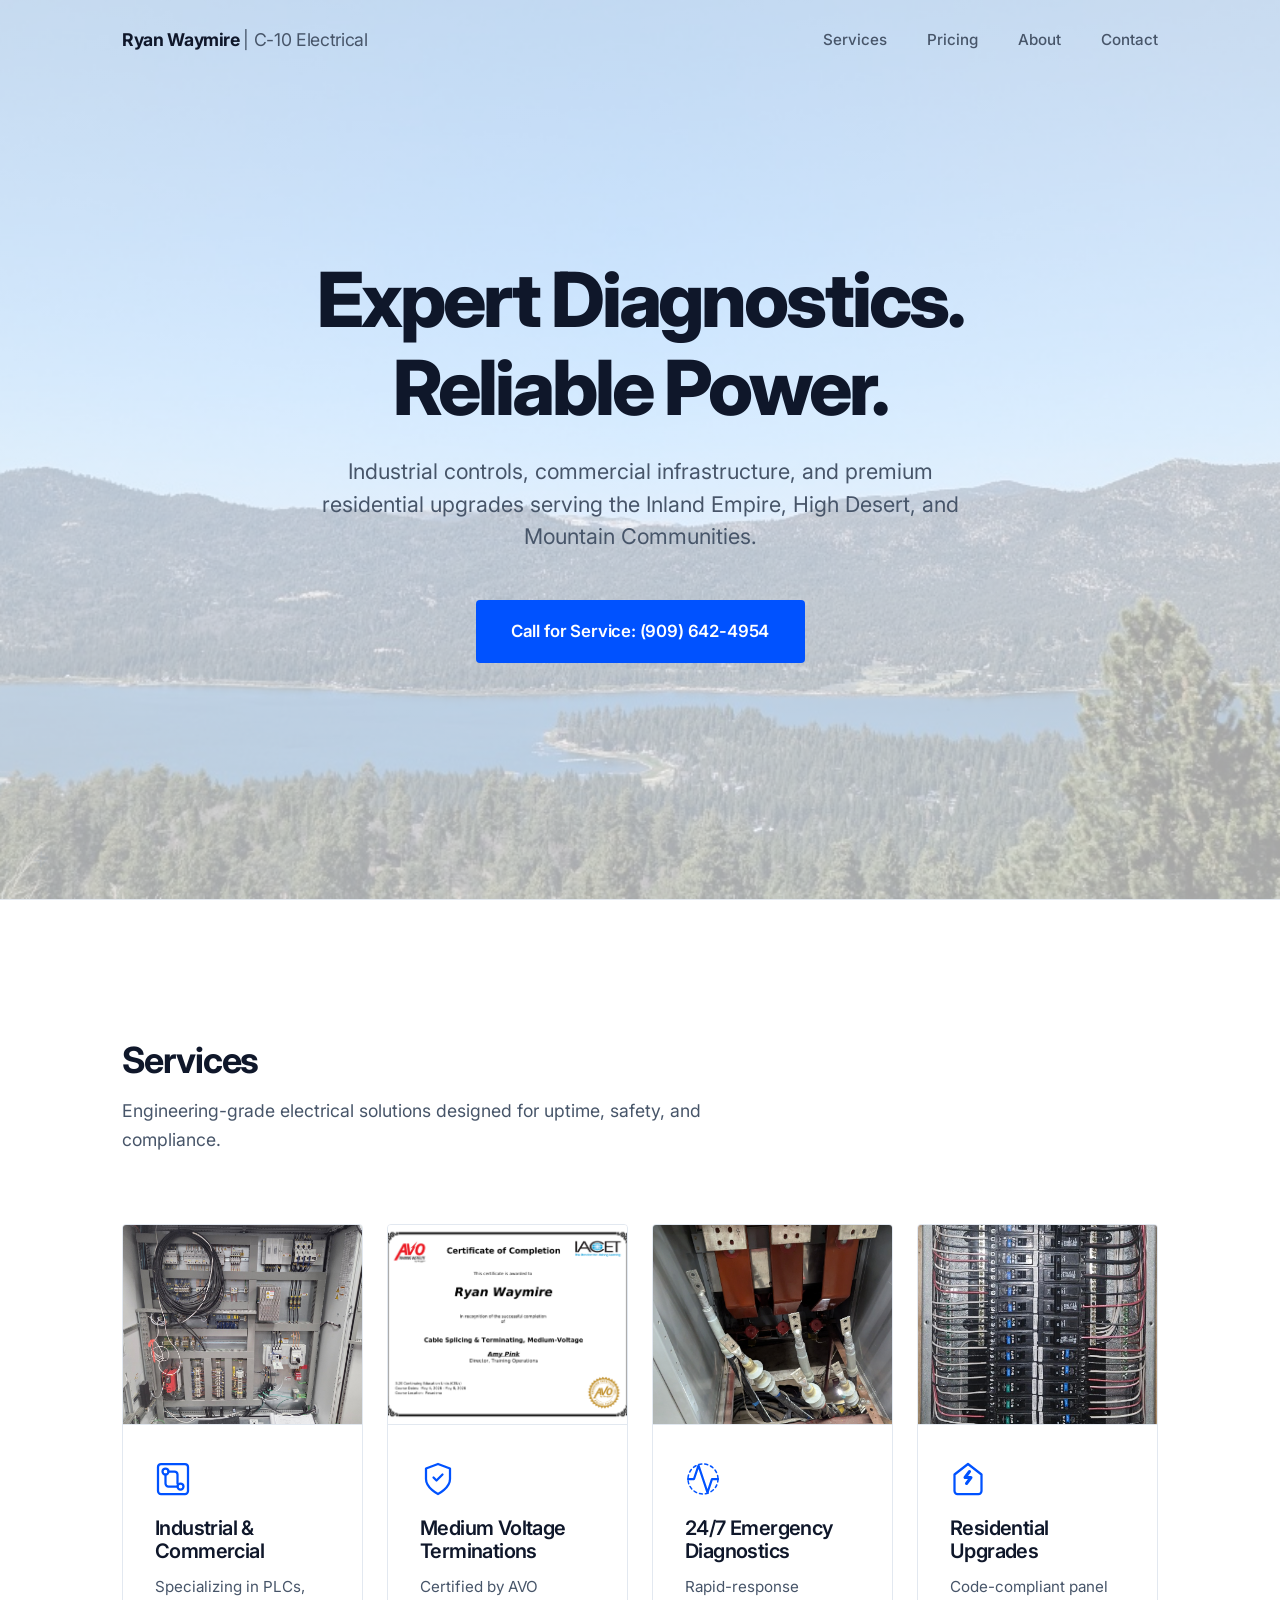
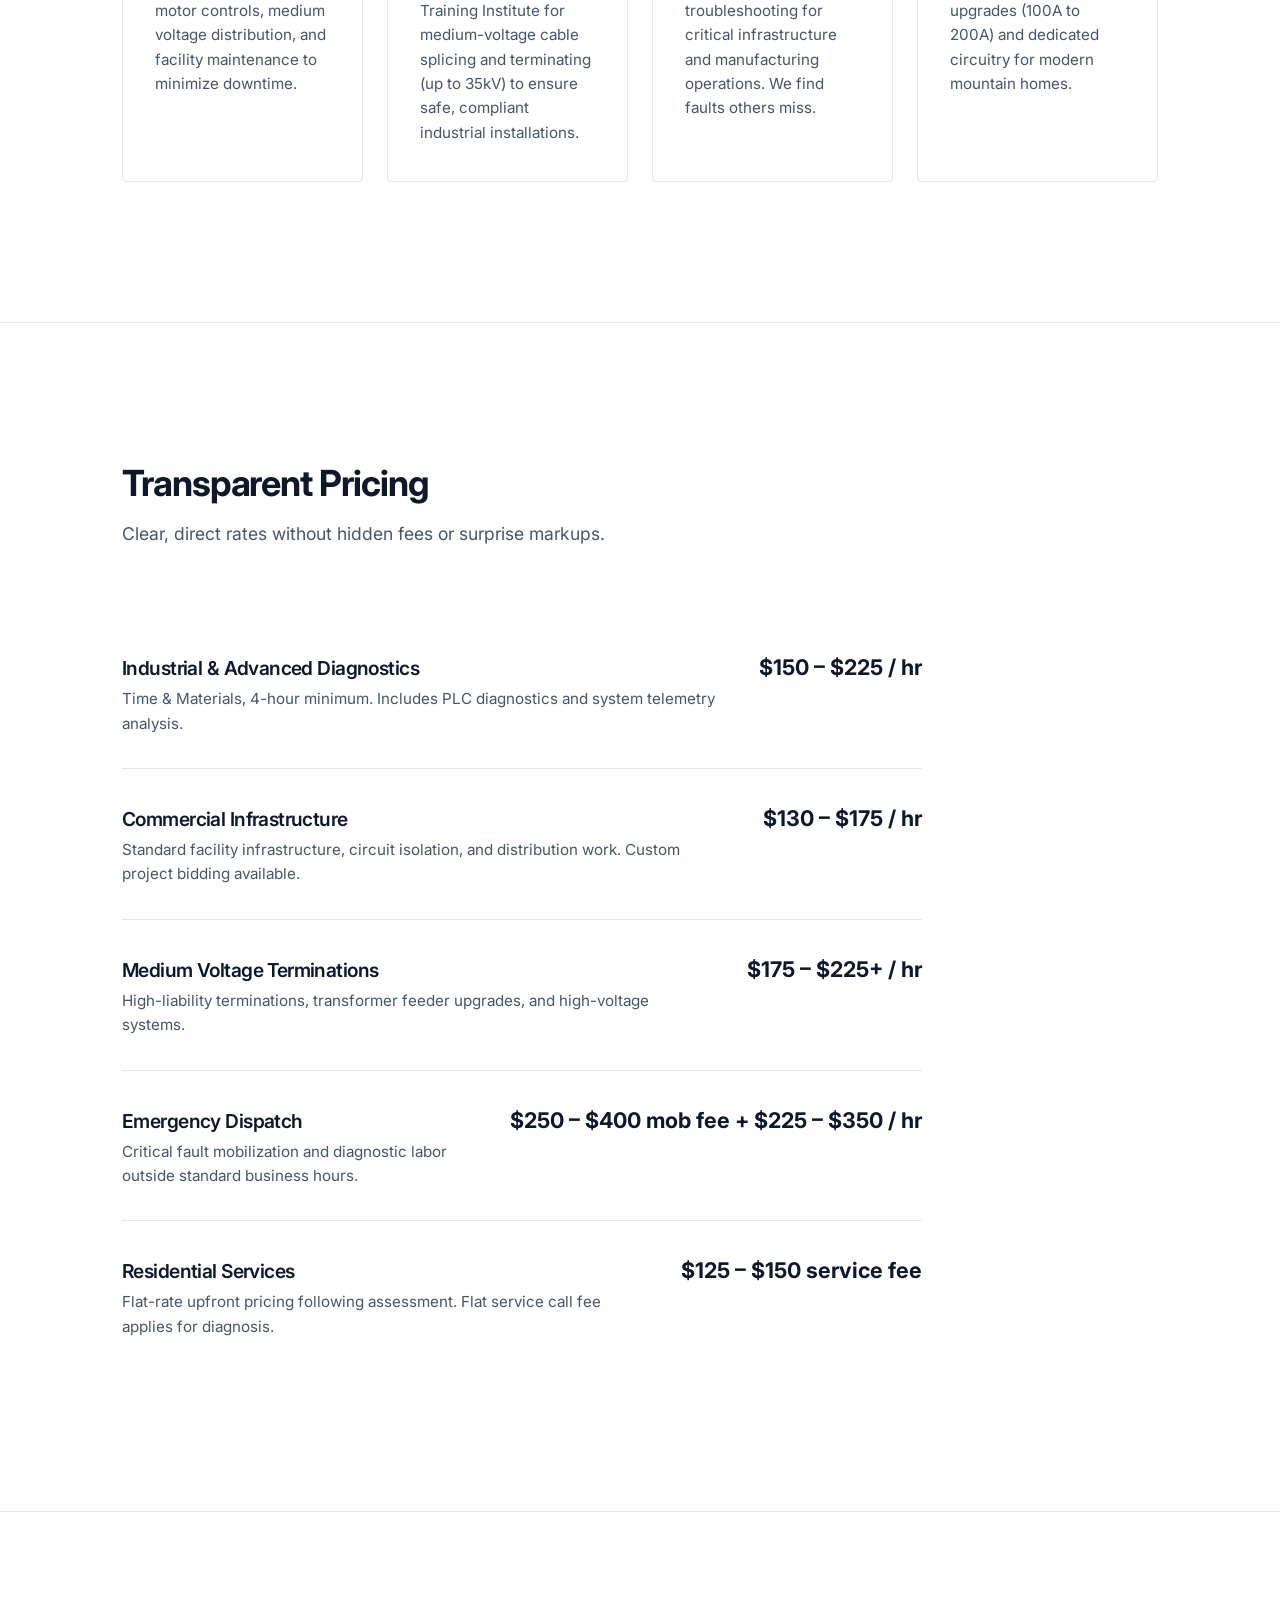
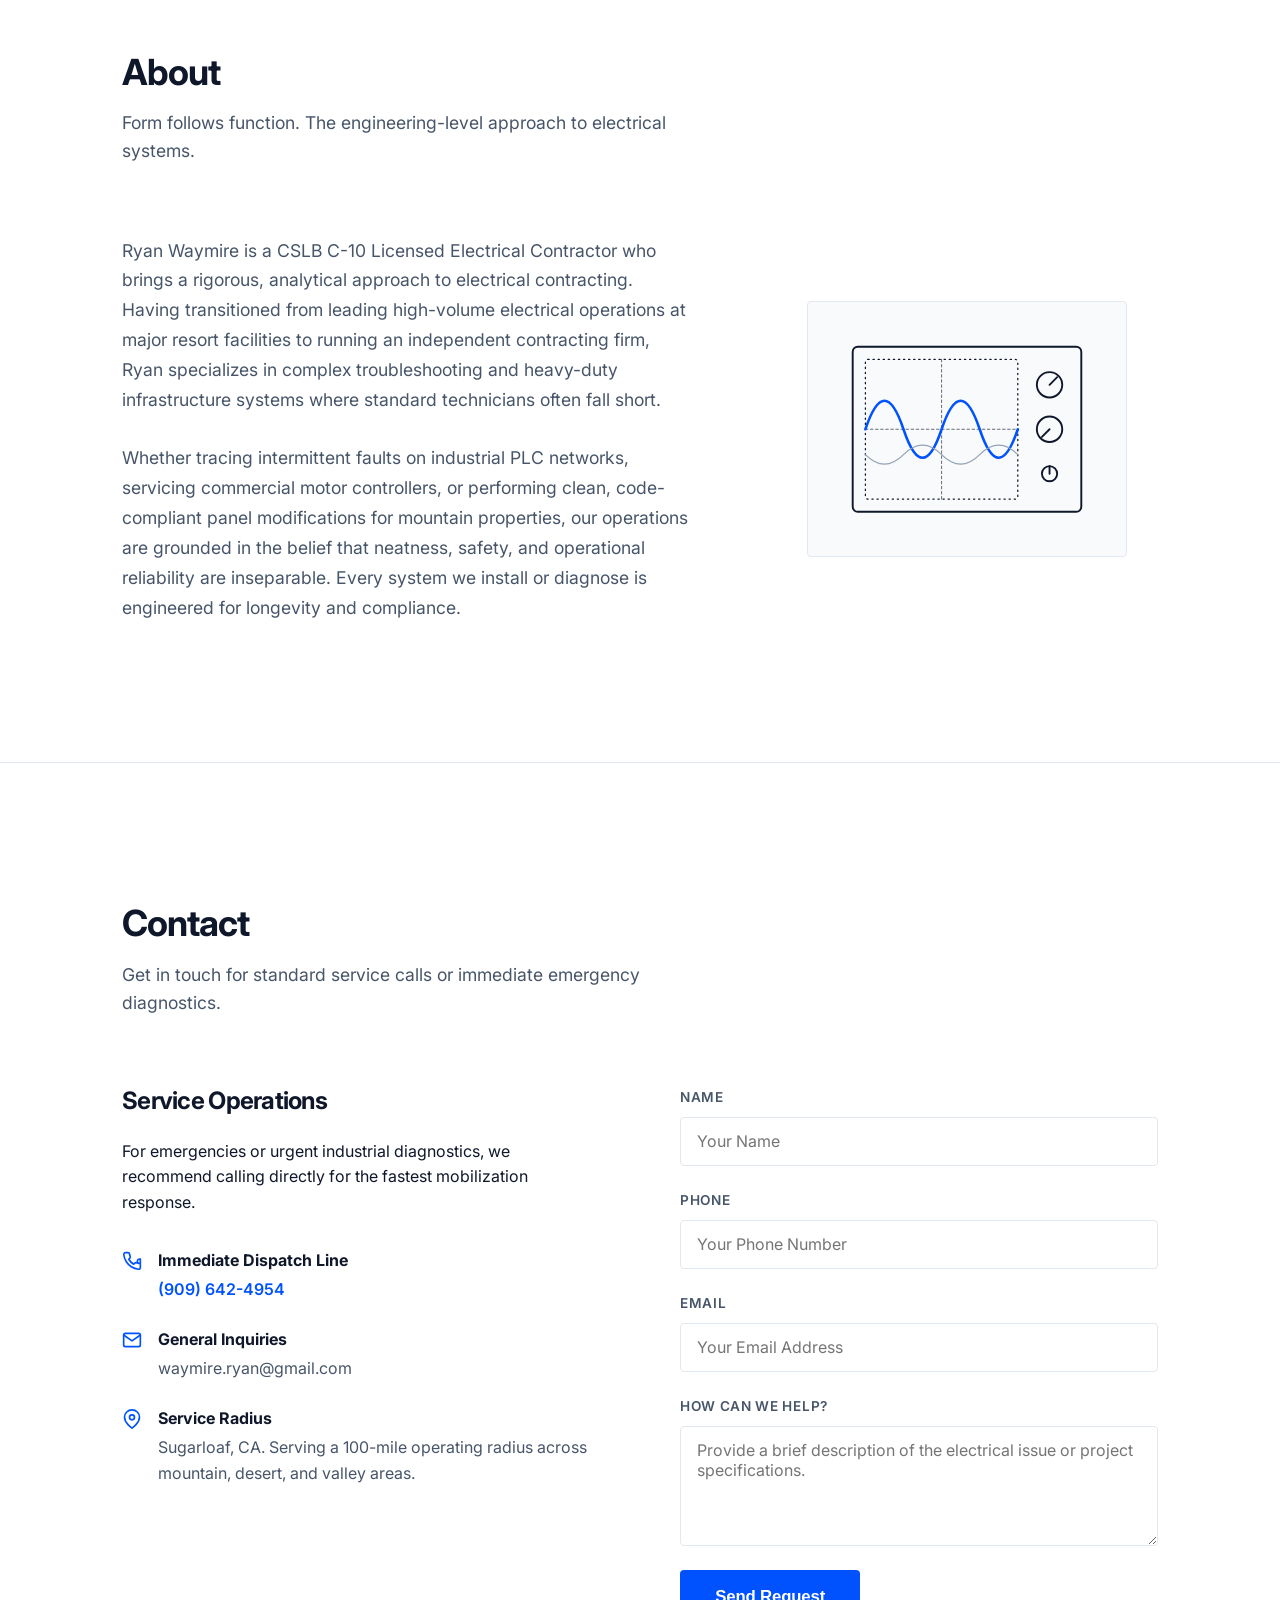
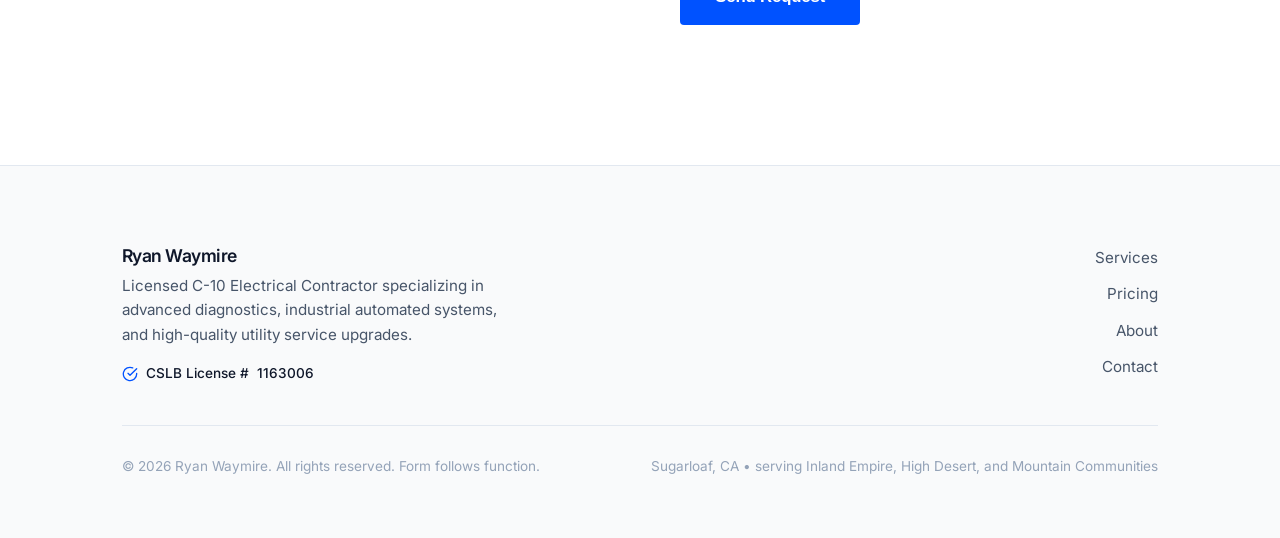
<file: index.html>
<!DOCTYPE html>
<html lang="en">
<head>
  <meta charset="UTF-8">
  <meta name="viewport" content="width=device-width, initial-scale=1.0">
  <title>Ryan Waymire | C-10 Licensed Electrical Contractor</title>
  <meta name="description" content="Expert electrical diagnostics, industrial controls, commercial infrastructure, and premium residential upgrades. Serving the Inland Empire, High Desert, and Mountain Communities.">
  <link rel="stylesheet" href="style.css?v=4">
  
  <!-- SEO & Performance Optimization -->
  <link rel="preconnect" href="https://fonts.googleapis.com">
  <link rel="preconnect" href="https://fonts.gstatic.com" crossorigin>
</head>
<body>

  <!-- Minimalist Sticky Header -->
  <header id="main-header">
    <div class="container header-container">
      <div class="logo">
        Ryan Waymire <span class="logo-sub">| C-10 Electrical</span>
      </div>
      
      <!-- Hamburger Menu for Mobile -->
      <button class="menu-toggle" id="mobile-menu-toggle" aria-label="Toggle Navigation Menu">
        <span></span>
        <span></span>
        <span></span>
      </button>

      <!-- Navigation Links -->
      <nav>
        <ul class="nav-links" id="nav-menu">
          <li><a href="#services">Services</a></li>
          <li><a href="#pricing">Pricing</a></li>
          <li><a href="#about">About</a></li>
          <li><a href="#contact">Contact</a></li>
        </ul>
      </nav>
    </div>
  </header>

  <main>
    <!-- Hero Section (Above the Fold) -->
    <section class="hero" id="hero">
      <div class="container hero-content">
        <h1 id="hero-headline">Expert Diagnostics.<br>Reliable Power.</h1>
        <p id="hero-subheadline">Industrial controls, commercial infrastructure, and premium residential upgrades serving the Inland Empire, High Desert, and Mountain Communities.</p>
        <!-- Native tel: link for instant mobile call during outages -->
        <div class="hero-actions">
          <a href="tel:+19095550199" class="btn" id="hero-cta-btn">Call for Service: (909) 555-0199</a>
        </div>
      </div>
    </section>

    <!-- Services Section -->
    <section id="services">
      <div class="container">
        <div class="section-header">
          <h2>Services</h2>
          <p>Engineering-grade electrical solutions designed for uptime, safety, and compliance.</p>
        </div>
        
        <div class="services-grid">
          <!-- Column 1: Industrial & Commercial -->
          <div class="service-card">
            <div class="service-card-img" style="background-image: url('industrial.jpg?v=3');" aria-label="Neat wiring inside an industrial electrical cabinet"></div>
            <div class="service-card-body">
              <div class="service-icon" aria-hidden="true">
                <svg xmlns="http://www.w3.org/2000/svg" viewBox="0 0 24 24" fill="none" stroke="currentColor" stroke-linecap="round" stroke-linejoin="round">
                  <rect x="2" y="2" width="20" height="20" rx="2" ry="2"></rect>
                  <circle cx="7" cy="7" r="2"></circle>
                  <circle cx="17" cy="17" r="2"></circle>
                  <path d="M9 7h4a2 2 0 0 1 2 2v6"></path>
                  <path d="M7 9v6a2 2 0 0 0 2 2h6"></path>
                </svg>
              </div>
              <h3 id="srv-ind-title">Industrial & Commercial</h3>
              <p id="srv-ind-desc">Specializing in PLCs, motor controls, medium voltage distribution, and facility maintenance to minimize downtime.</p>
            </div>
          </div>

          <!-- Column 2: Medium Voltage Terminations -->
          <div class="service-card">
            <div class="service-card-img" style="background-image: url('certificate.png?v=1');" aria-label="AVO Training Institute Certificate of Completion awarded to Ryan Waymire for Cable Splicing and Terminating, Medium Voltage"></div>
            <div class="service-card-body">
              <div class="service-icon" aria-hidden="true">
                <svg xmlns="http://www.w3.org/2000/svg" viewBox="0 0 24 24" fill="none" stroke="currentColor" stroke-linecap="round" stroke-linejoin="round">
                  <path d="M12 22s8-4 8-10V5l-8-3-8 3v7c0 6 8 10 8 10z"></path>
                  <polyline points="9 11 11 13 15 9"></polyline>
                </svg>
              </div>
              <h3 id="srv-mv-title">Medium Voltage Terminations</h3>
              <p id="srv-mv-desc">Certified by AVO Training Institute for medium-voltage cable splicing and terminating (up to 35kV) to ensure safe, compliant industrial installations.</p>
            </div>
          </div>

          <!-- Column 3: 24/7 Emergency Diagnostics -->
          <div class="service-card">
            <div class="service-card-img" style="background-image: url('cables.jpg?v=3');" aria-label="Utility power line and medium voltage cable infrastructure"></div>
            <div class="service-card-body">
              <div class="service-icon" aria-hidden="true">
                <svg xmlns="http://www.w3.org/2000/svg" viewBox="0 0 24 24" fill="none" stroke="currentColor" stroke-linecap="round" stroke-linejoin="round">
                  <path d="M22 12h-4l-3 9L9 3l-3 9H2"></path>
                  <circle cx="12" cy="12" r="10" stroke-dasharray="2 2" stroke-width="1"></circle>
                </svg>
              </div>
              <h3 id="srv-em-title">24/7 Emergency Diagnostics</h3>
              <p id="srv-em-desc">Rapid-response troubleshooting for critical infrastructure and manufacturing operations. We find faults others miss.</p>
            </div>
          </div>

          <!-- Column 4: Residential Upgrades -->
          <div class="service-card">
            <div class="service-card-img" style="background-image: url('panel.jpg?v=4');" aria-label="Modern residential breaker panel upgrades"></div>
            <div class="service-card-body">
              <div class="service-icon" aria-hidden="true">
                <svg xmlns="http://www.w3.org/2000/svg" viewBox="0 0 24 24" fill="none" stroke="currentColor" stroke-linecap="round" stroke-linejoin="round">
                  <path d="M3 9l9-7 9 7v11a2 2 0 0 1-2 2H5a2 2 0 0 1-2-2z"></path>
                  <path d="M13 7l-3 4h4l-3 4" stroke-width="2"></path>
                </svg>
              </div>
              <h3 id="srv-res-title">Residential Upgrades</h3>
              <p id="srv-res-desc">Code-compliant panel upgrades (100A to 200A) and dedicated circuitry for modern mountain homes.</p>
            </div>
          </div>
        </div>
      </div>
    </section>

    <!-- Transparent Pricing Section -->
    <section id="pricing">
      <div class="container">
        <div class="section-header">
          <h2>Transparent Pricing</h2>
          <p>Clear, direct rates without hidden fees or surprise markups.</p>
        </div>
        
        <div class="pricing-container">
          <div class="pricing-table">
            
            <div class="pricing-row">
              <div class="pricing-info">
                <h3 class="pricing-title">Industrial & Advanced Diagnostics</h3>
                <p class="pricing-details" id="p-ind-details">Time & Materials, 4-hour minimum. Includes PLC diagnostics and system telemetry analysis.</p>
              </div>
              <div class="pricing-rate" id="p-ind-rate">$150 – $225 / hr</div>
            </div>

            <div class="pricing-row">
              <div class="pricing-info">
                <h3 class="pricing-title">Commercial Infrastructure</h3>
                <p class="pricing-details" id="p-com-details">Standard facility infrastructure, circuit isolation, and distribution work. Custom project bidding available.</p>
              </div>
              <div class="pricing-rate" id="p-com-rate">$130 – $175 / hr</div>
            </div>

            <div class="pricing-row">
              <div class="pricing-info">
                <h3 class="pricing-title">Medium Voltage Terminations</h3>
                <p class="pricing-details" id="p-mv-details">High-liability terminations, transformer feeder upgrades, and high-voltage systems.</p>
              </div>
              <div class="pricing-rate" id="p-mv-rate">$175 – $225+ / hr</div>
            </div>

            <div class="pricing-row">
              <div class="pricing-info">
                <h3 class="pricing-title">Emergency Dispatch</h3>
                <p class="pricing-details" id="p-em-details">Critical fault mobilization and diagnostic labor outside standard business hours.</p>
              </div>
              <div class="pricing-rate" id="p-em-rate">$250 – $400 <span style="font-size:0.85rem; font-weight:normal; color:var(--text-secondary);">mob fee</span> + $225 – $350 / hr</div>
            </div>

            <div class="pricing-row">
              <div class="pricing-info">
                <h3 class="pricing-title">Residential Services</h3>
                <p class="pricing-details" id="p-res-details">Flat-rate upfront pricing following assessment. Flat service call fee applies for diagnosis.</p>
              </div>
              <div class="pricing-rate" id="p-res-rate">$125 – $150 <span style="font-size:0.85rem; font-weight:normal; color:var(--text-secondary);">service fee</span></div>
            </div>

          </div>
        </div>
      </div>
    </section>

    <!-- About Ryan Section -->
    <section id="about">
      <div class="container">
        <div class="section-header">
          <h2>About</h2>
          <p>Form follows function. The engineering-level approach to electrical systems.</p>
        </div>
        
        <div class="about-grid">
          <div class="about-content">
            <p id="about-p1">Ryan Waymire is a CSLB C-10 Licensed Electrical Contractor who brings a rigorous, analytical approach to electrical contracting. Having transitioned from leading high-volume electrical operations at major resort facilities to running an independent contracting firm, Ryan specializes in complex troubleshooting and heavy-duty infrastructure systems where standard technicians often fall short.</p>
            <p id="about-p2">Whether tracing intermittent faults on industrial PLC networks, servicing commercial motor controllers, or performing clean, code-compliant panel modifications for mountain properties, our operations are grounded in the belief that neatness, safety, and operational reliability are inseparable. Every system we install or diagnose is engineered for longevity and compliance.</p>
          </div>
          <div class="about-visual">
            <!-- Sleek minimalist digital oscilloscope vector graphic -->
            <svg class="about-svg" viewBox="0 0 200 150" fill="none" xmlns="http://www.w3.org/2000/svg" stroke="currentColor" stroke-linecap="round" stroke-linejoin="round" aria-label="Diagnostic oscilloscope graph displaying signal sine waves">
              <rect x="10" y="10" width="180" height="130" rx="4" stroke-width="1.5"></rect>
              <rect x="20" y="20" width="120" height="110" rx="2" stroke-width="1" stroke-dasharray="1 3"></rect>
              <line x1="20" y1="75" x2="140" y2="75" stroke-width="0.5" stroke-dasharray="2 2"></line>
              <line x1="80" y1="20" x2="80" y2="130" stroke-width="0.5" stroke-dasharray="2 2"></line>
              <!-- Primary electric blue wave -->
              <path d="M 20 75 Q 35 30 50 75 T 80 75 T 110 75 T 140 75" stroke="#0052ff" stroke-width="2" fill="none"></path>
              <!-- Secondary muted wave -->
              <path d="M 20 95 Q 35 110 50 95 T 80 95 T 110 95 T 140 95" stroke="#94a3b8" stroke-width="1" fill="none"></path>
              <!-- Dials on panel -->
              <circle cx="165" cy="40" r="10" stroke-width="1.5"></circle>
              <line x1="165" y1="40" x2="171" y2="34" stroke-width="1.5"></line>
              <circle cx="165" cy="75" r="10" stroke-width="1.5"></circle>
              <line x1="165" y1="75" x2="159" y2="81" stroke-width="1.5"></line>
              <circle cx="165" cy="110" r="6" stroke-width="1.5"></circle>
              <line x1="165" y1="110" x2="165" y2="104" stroke-width="1.5"></line>
            </svg>
          </div>
        </div>
      </div>
    </section>

    <!-- Contact Section -->
    <section id="contact">
      <div class="container">
        <div class="section-header">
          <h2>Contact</h2>
          <p>Get in touch for standard service calls or immediate emergency diagnostics.</p>
        </div>
        
        <div class="contact-grid">
          <div class="contact-info">
            <h3>Service Operations</h3>
            <p>For emergencies or urgent industrial diagnostics, we recommend calling directly for the fastest mobilization response.</p>
            
            <ul class="contact-meta">
              <li>
                <svg xmlns="http://www.w3.org/2000/svg" viewBox="0 0 24 24" fill="none" stroke="currentColor" stroke-width="2" stroke-linecap="round" stroke-linejoin="round">
                  <path d="M22 16.92v3a2 2 0 0 1-2.18 2 19.79 19.79 0 0 1-8.63-3.07 19.5 19.5 0 0 1-6-6 19.79 19.79 0 0 1-3.07-8.67A2 2 0 0 1 4.11 2h3a2 2 0 0 1 2 1.72 12.84 12.84 0 0 0 .7 2.81 2 2 0 0 1-.45 2.11L8.09 9.91a16 16 0 0 0 6 6l1.27-1.27a2 2 0 0 1 2.11-.45 12.84 12.84 0 0 0 2.81.7A2 2 0 0 1 22 9.75v7.17z"></path>
                </svg>
                <span>
                  <strong>Immediate Dispatch Line</strong>
                  <a href="tel:+19095550199" id="contact-phone-link" style="font-weight: 600; color: var(--accent);">(909) 555-0199</a>
                </span>
              </li>
              <li>
                <svg xmlns="http://www.w3.org/2000/svg" viewBox="0 0 24 24" fill="none" stroke="currentColor" stroke-width="2" stroke-linecap="round" stroke-linejoin="round">
                  <path d="M4 4h16c1.1 0 2 .9 2 2v12c0 1.1-.9 2-2 2H4c-1.1 0-2-.9-2-2V6c0-1.1.9-2 2-2z"></path>
                  <polyline points="22,6 12,13 2,6"></polyline>
                </svg>
                <span>
                  <strong>General Inquiries</strong>
                  <a href="mailto:service@ryanwaymire.com" id="contact-email-link">service@ryanwaymire.com</a>
                </span>
              </li>

              <li>
                <svg xmlns="http://www.w3.org/2000/svg" viewBox="0 0 24 24" fill="none" stroke="currentColor" stroke-width="2" stroke-linecap="round" stroke-linejoin="round">
                  <path d="M21 10c0 7-9 13-9 13s-9-6-9-13a9 9 0 0 1 18 0z"></path>
                  <circle cx="12" cy="10" r="3"></circle>
                </svg>
                <span>
                  <strong>Service Radius</strong>
                  Sugarloaf, CA. Serving a 100-mile operating radius across mountain, desert, and valley areas.
                </span>
              </li>
            </ul>
          </div>

          <div>
            <form class="contact-form" id="service-contact-form">
              <input type="hidden" name="access_key" value="29cbe3d1-038a-4684-a8a0-a1fa76fc188b">
              
              <div class="form-group">
                <label for="form-name">Name</label>
                <input type="text" id="form-name" name="name" class="form-control" placeholder="Your Name" required>
              </div>
              <div class="form-group">
                <label for="form-phone">Phone</label>
                <input type="tel" id="form-phone" name="phone" class="form-control" placeholder="Your Phone Number" required>
              </div>
              <div class="form-group">
                <label for="form-email">Email</label>
                <input type="email" id="form-email" name="email" class="form-control" placeholder="Your Email Address" required>
              </div>
              <div class="form-group">
                <label for="form-message">How can we help?</label>
                <textarea id="form-message" name="message" class="form-control" placeholder="Provide a brief description of the electrical issue or project specifications." required></textarea>
              </div>
              <button type="submit" class="btn" style="align-self: flex-start;">Send Request</button>
              <div id="form-feedback" style="display: none; padding: 1rem; border-radius: 4px; font-weight: 500; font-size: 0.95rem; margin-top: 1rem;"></div>
            </form>
          </div>
        </div>
      </div>
    </section>
  </main>

  <!-- Minimalist Footer Section -->
  <footer>
    <div class="container">
      <div class="footer-grid">
        <div class="footer-brand">
          <h4>Ryan Waymire</h4>
          <p>Licensed C-10 Electrical Contractor specializing in advanced diagnostics, industrial automated systems, and high-quality utility service upgrades.</p>
          <div class="footer-certs">
            <span class="footer-cert-item">
              <svg xmlns="http://www.w3.org/2000/svg" viewBox="0 0 24 24" fill="none" stroke="currentColor" stroke-width="2" stroke-linecap="round" stroke-linejoin="round" aria-hidden="true">
                <path d="M22 11.08V12a10 10 0 1 1-5.93-9.14"></path>
                <polyline points="22 4 12 14.01 9 11.01"></polyline>
              </svg>
              CSLB License # <span id="footer-license-num">1163006</span>
            </span>
          </div>
        </div>
        
        <div class="footer-links">
          <a href="#services">Services</a>
          <a href="#pricing">Pricing</a>
          <a href="#about">About</a>
          <a href="#contact">Contact</a>
        </div>
      </div>
      
      <div class="footer-bottom">
        <span>&copy; 2026 Ryan Waymire. All rights reserved. Form follows function.</span>
        <span>Sugarloaf, CA &bull; serving Inland Empire, High Desert, and Mountain Communities</span>
      </div>
    </div>
  </footer>

  <!-- Single-Page Scroll & Sticky Header Script -->
  <script>
    document.addEventListener('DOMContentLoaded', () => {
      // Sticky header class toggle
      const header = document.getElementById('main-header');
      const handleScroll = () => {
        if (window.scrollY > 40) {
          header.classList.add('scrolled');
        } else {
          header.classList.remove('scrolled');
        }
      };
      
      window.addEventListener('scroll', handleScroll);
      handleScroll(); // Check on initial load

      // Mobile menu toggle
      const menuToggle = document.getElementById('mobile-menu-toggle');
      const navMenu = document.getElementById('nav-menu');
      
      if (menuToggle && navMenu) {
        menuToggle.addEventListener('click', () => {
          menuToggle.classList.toggle('active');
          navMenu.classList.toggle('active');
        });

        // Close menu when clicking nav link
        const navLinks = navMenu.querySelectorAll('a');
        navLinks.forEach(link => {
          link.addEventListener('click', () => {
            menuToggle.classList.remove('active');
            navMenu.classList.remove('active');
          });
        });
      }

      // Contact Form client-side feedback and submission to Web3Forms
      const contactForm = document.getElementById('service-contact-form');
      const formFeedback = document.getElementById('form-feedback');

      if (contactForm && formFeedback) {
        contactForm.addEventListener('submit', (e) => {
          e.preventDefault();
          
          const submitBtn = contactForm.querySelector('button[type="submit"]');
          submitBtn.disabled = true;
          submitBtn.textContent = 'Sending...';

          // Gather form data
          const formData = new FormData(contactForm);
          formData.append("subject", "New Lead from Waymire Electric Website");
          formData.append("from_name", "Waymire Electric Website");

          fetch('https://api.web3forms.com/submit', {
            method: 'POST',
            body: formData
          })
          .then(async (response) => {
            let json = await response.json();
            if (response.status == 200) {
              formFeedback.style.display = 'block';
              formFeedback.style.backgroundColor = 'rgba(46, 204, 113, 0.1)';
              formFeedback.style.color = '#2ecc71';
              formFeedback.style.border = '1px solid rgba(46, 204, 113, 0.2)';
              formFeedback.textContent = 'Thank you, Ryan will contact you shortly.';
              contactForm.reset();
            } else {
              console.log(response);
              formFeedback.style.display = 'block';
              formFeedback.style.backgroundColor = 'rgba(231, 76, 60, 0.1)';
              formFeedback.style.color = '#e74c3c';
              formFeedback.style.border = '1px solid rgba(231, 76, 60, 0.2)';
              formFeedback.textContent = json.message || 'Something went wrong. Please call directly.';
            }
          })
          .catch((error) => {
            console.log(error);
            formFeedback.style.display = 'block';
            formFeedback.style.backgroundColor = 'rgba(231, 76, 60, 0.1)';
            formFeedback.style.color = '#e74c3c';
            formFeedback.style.border = '1px solid rgba(231, 76, 60, 0.2)';
            formFeedback.textContent = 'Something went wrong. Please call directly.';
          })
          .then(() => {
            submitBtn.disabled = false;
            submitBtn.textContent = 'Send Request';
            setTimeout(() => {
              formFeedback.style.opacity = '0';
              formFeedback.style.transition = 'opacity 0.5s ease';
              setTimeout(() => {
                formFeedback.style.display = 'none';
                formFeedback.style.opacity = '1';
              }, 500);
            }, 6000);
          });
        });
      }

        // Fetch dynamic configuration from content.json
        fetch('/content.json')
          .then(res => {
            if (!res.ok) throw new Error("No custom configuration found.");
            return res.json();
          })
          .then(data => {
            if (data.general) {
              if (data.general.phone) {
                const telClean = data.general.phone.replace(/\D/g, '');
                const heroCta = document.getElementById('hero-cta-btn');
                if (heroCta) {
                  heroCta.href = `tel:+1${telClean}`;
                  heroCta.textContent = `Call for Service: ${data.general.phone}`;
                }
                const contactPhone = document.getElementById('contact-phone-link');
                if (contactPhone) {
                  contactPhone.href = `tel:+1${telClean}`;
                  contactPhone.textContent = data.general.phone;
                }
              }
              if (data.general.email) {
                const contactEmail = document.getElementById('contact-email-link');
                if (contactEmail) {
                  contactEmail.href = `mailto:${data.general.email}`;
                  contactEmail.textContent = data.general.email;
                }
              }
              if (data.general.license && data.general.license !== 'TBD') {
                const footerLicense = document.getElementById('footer-license-num');
                if (footerLicense) {
                  footerLicense.textContent = data.general.license;
                }
              }

            }

            if (data.hero) {
              if (data.hero.headline) {
                document.getElementById('hero-headline').innerHTML = data.hero.headline.replace(/\n/g, '<br>');
              }
              if (data.hero.subheadline) {
                document.getElementById('hero-subheadline').textContent = data.hero.subheadline;
              }
            }

            if (data.services) {
              if (data.services.industrial) {
                if (data.services.industrial.title) document.getElementById('srv-ind-title').textContent = data.services.industrial.title;
                if (data.services.industrial.desc) document.getElementById('srv-ind-desc').textContent = data.services.industrial.desc;
              }
              if (data.services.mv) {
                if (data.services.mv.title) document.getElementById('srv-mv-title').textContent = data.services.mv.title;
                if (data.services.mv.desc) document.getElementById('srv-mv-desc').textContent = data.services.mv.desc;
              }
              if (data.services.emergency) {
                if (data.services.emergency.title) document.getElementById('srv-em-title').textContent = data.services.emergency.title;
                if (data.services.emergency.desc) document.getElementById('srv-em-desc').textContent = data.services.emergency.desc;
              }
              if (data.services.residential) {
                if (data.services.residential.title) document.getElementById('srv-res-title').textContent = data.services.residential.title;
                if (data.services.residential.desc) document.getElementById('srv-res-desc').textContent = data.services.residential.desc;
              }
            }

            if (data.pricing) {
              if (data.pricing.industrial) {
                if (data.pricing.industrial.details) document.getElementById('p-ind-details').textContent = data.pricing.industrial.details;
                if (data.pricing.industrial.rate) {
                  document.getElementById('p-ind-rate').textContent = data.pricing.industrial.rate;
                }
              }
              if (data.pricing.commercial) {
                if (data.pricing.commercial.details) document.getElementById('p-com-details').textContent = data.pricing.commercial.details;
                if (data.pricing.commercial.rate) {
                  document.getElementById('p-com-rate').textContent = data.pricing.commercial.rate;
                }
              }
              if (data.pricing.mv) {
                if (data.pricing.mv.details) document.getElementById('p-mv-details').textContent = data.pricing.mv.details;
                if (data.pricing.mv.rate) {
                  document.getElementById('p-mv-rate').textContent = data.pricing.mv.rate;
                }
              }
              if (data.pricing.emergency) {
                if (data.pricing.emergency.details) document.getElementById('p-em-details').textContent = data.pricing.emergency.details;
                if (data.pricing.emergency.rate) {
                  document.getElementById('p-em-rate').textContent = data.pricing.emergency.rate;
                }
              }
              if (data.pricing.residential) {
                if (data.pricing.residential.details) document.getElementById('p-res-details').textContent = data.pricing.residential.details;
                if (data.pricing.residential.rate) {
                  document.getElementById('p-res-rate').textContent = data.pricing.residential.rate;
                }
              }
            }

            if (data.about) {
              if (data.about.p1) document.getElementById('about-p1').textContent = data.about.p1;
              if (data.about.p2) document.getElementById('about-p2').textContent = data.about.p2;
            }
          })
          .catch(err => console.log(err.message));
      });
    </script>
    <!-- Hidden admin entry shortcut -->
    <a href="/admin.html" class="admin-shortcut" aria-label="Administrative Portal">
      <svg xmlns="http://www.w3.org/2000/svg" viewBox="0 0 24 24" fill="none" stroke="currentColor" stroke-width="2" stroke-linecap="round" stroke-linejoin="round" width="18" height="18">
        <polygon points="13 2 3 14 12 14 11 22 21 10 12 10 13 2"></polygon>
      </svg>
    </a>
  </body>
</html>
</file>
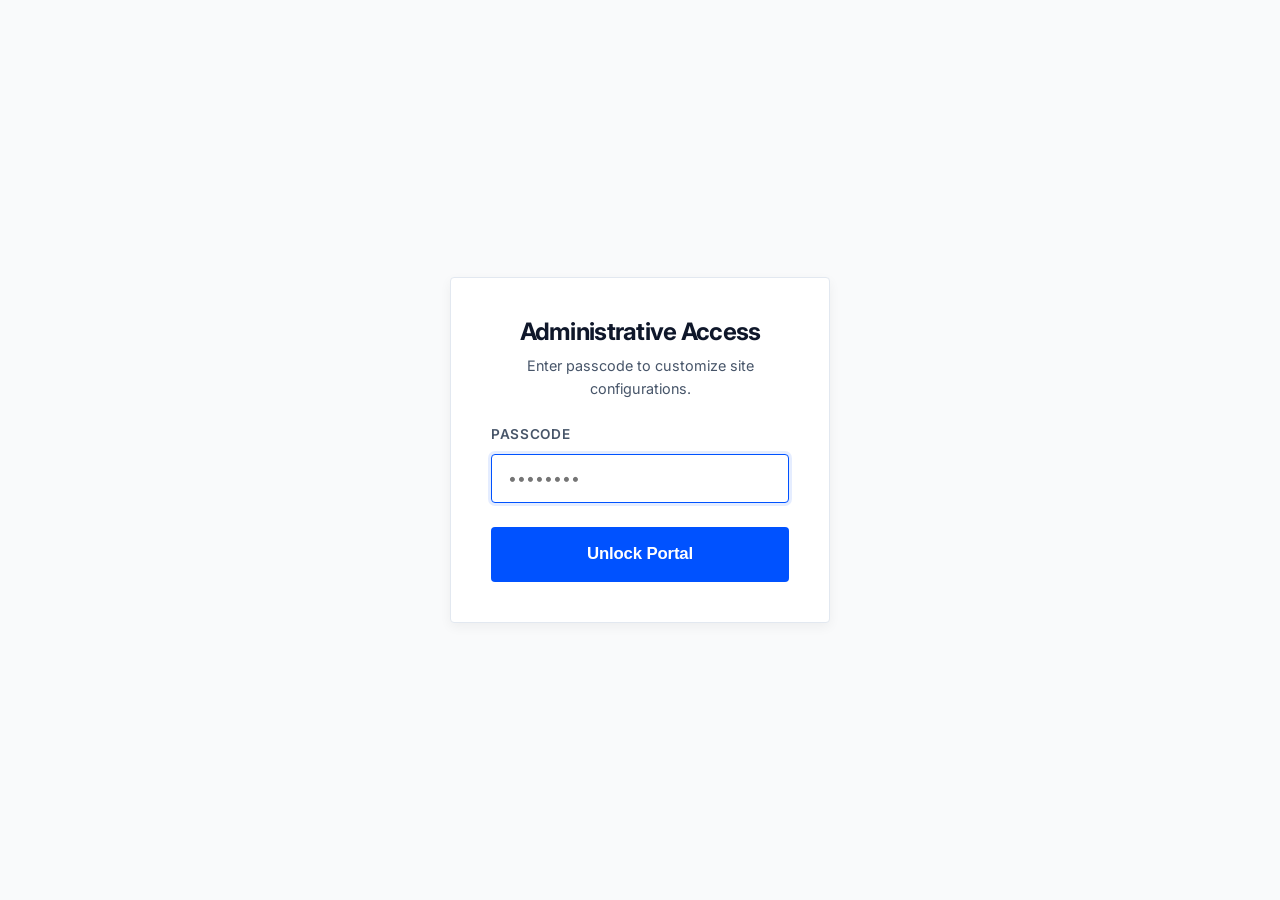
<file: admin.html>
<!DOCTYPE html>
<html lang="en">
<head>
  <meta charset="UTF-8">
  <meta name="viewport" content="width=device-width, initial-scale=1.0">
  <title>Ryan Waymire | Administrative Portal</title>
  <link rel="stylesheet" href="style.css?v=4">
  <style>
    body {
      background-color: var(--bg-secondary);
      padding: 40px 0;
    }
    
    .admin-container {
      max-width: 800px;
      margin: 0 auto;
      background: var(--bg-primary);
      padding: 3rem;
      border: 1px solid var(--border-color);
      border-radius: 4px;
    }

    .admin-header {
      display: flex;
      justify-content: space-between;
      align-items: center;
      margin-bottom: 2.5rem;
      border-bottom: 1px solid var(--border-color);
      padding-bottom: 1.5rem;
    }

    .admin-header h1 {
      font-size: 1.75rem;
      letter-spacing: -0.02em;
    }

    .back-link {
      font-size: 0.9rem;
      font-weight: 500;
      color: var(--accent);
    }

    .back-link:hover {
      text-decoration: underline;
    }

    /* Tab navigation style */
    .admin-nav {
      display: flex;
      gap: 1rem;
      margin-bottom: 2rem;
      border-bottom: 1px solid var(--border-color);
      padding-bottom: 1rem;
      flex-wrap: wrap;
    }

    .tab-btn {
      background: none;
      border: none;
      padding: 0.5rem 1rem;
      font-weight: 600;
      font-size: 0.9rem;
      color: var(--text-secondary);
      cursor: pointer;
      border-radius: 4px;
      transition: all 0.2s ease;
    }

    .tab-btn:hover {
      color: var(--text-primary);
      background-color: var(--border-color);
    }

    .tab-btn.active {
      color: #ffffff;
      background-color: var(--text-primary);
    }

    .form-section {
      display: none;
    }

    .form-section.active {
      display: flex;
      flex-direction: column;
      gap: 1.5rem;
    }

    .form-row {
      display: grid;
      grid-template-columns: 1fr 1fr;
      gap: 1.5rem;
    }

    @media (max-width: 600px) {
      .form-row {
        grid-template-columns: 1fr;
      }
    }

    /* Login Dialog */
    .login-overlay {
      display: flex;
      align-items: center;
      justify-content: center;
      position: fixed;
      top: 0;
      left: 0;
      width: 100%;
      height: 100%;
      background-color: var(--bg-secondary);
      z-index: 1000;
    }

    .login-card {
      background-color: var(--bg-primary);
      border: 1px solid var(--border-color);
      padding: 2.5rem;
      border-radius: 4px;
      max-width: 380px;
      width: 100%;
      box-shadow: 0 4px 12px rgba(0,0,0,0.05);
      text-align: center;
    }

    .login-card h2 {
      font-size: 1.5rem;
      margin-bottom: 0.5rem;
    }

    .login-card p {
      color: var(--text-secondary);
      font-size: 0.9rem;
      margin-bottom: 1.5rem;
    }

    /* Actions Panel */
    .actions-panel {
      margin-top: 3rem;
      padding-top: 1.5rem;
      border-top: 1px solid var(--border-color);
      display: flex;
      justify-content: space-between;
      align-items: center;
    }

    .status-msg {
      font-size: 0.95rem;
      font-weight: 500;
    }

    .status-success {
      color: #10b981;
    }

    .status-error {
      color: #ef4444;
    }
  </style>
</head>
<body>

  <!-- Login Gate -->
  <div class="login-overlay" id="login-overlay">
    <div class="login-card">
      <h2>Administrative Access</h2>
      <p>Enter passcode to customize site configurations.</p>
      <form id="login-form">
        <div class="form-group" style="margin-bottom: 1.5rem; text-align: left;">
          <label for="passcode">Passcode</label>
          <input type="password" id="passcode" class="form-control" placeholder="••••••••" required autofocus>
        </div>
        <button type="submit" class="btn" style="width: 100%;">Unlock Portal</button>
        <div id="login-error" class="status-error" style="margin-top: 1rem; font-size: 0.85rem; display: none;">Invalid passcode. Please try again.</div>
      </form>
    </div>
  </div>

  <!-- Main Administrative Editor -->
  <main class="container">
    <div class="admin-container">
      <div class="admin-header">
        <div>
          <h1>Ryan Waymire</h1>
          <p style="color: var(--text-secondary); font-size: 0.9rem;">Site Information Management Console</p>
        </div>
        <a href="/" class="back-link">&larr; Public Website</a>
      </div>

      <!-- Tab Buttons -->
      <div class="admin-nav">
        <button class="tab-btn active" data-tab="general-tab">General Info</button>
        <button class="tab-btn" data-tab="hero-tab">Hero Section</button>
        <button class="tab-btn" data-tab="services-tab">Services Grid</button>
        <button class="tab-btn" data-tab="pricing-tab">Pricing Table</button>
        <button class="tab-btn" data-tab="about-tab">About Paragraphs</button>
      </div>

      <!-- Editor Form -->
      <form id="editor-form">
        
        <!-- Tab 1: General Info -->
        <div class="form-section active" id="general-tab">
          <div class="form-row">
            <div class="form-group">
              <label for="phone">Phone Number</label>
              <input type="text" id="phone" class="form-control" required>
            </div>
            <div class="form-group">
              <label for="email">Contact Email</label>
              <input type="email" id="email" class="form-control" required>
            </div>
          </div>
          <div class="form-group">
            <label for="license">CSLB C-10 License Number</label>
            <input type="text" id="license" class="form-control" required>
          </div>

        </div>

        <!-- Tab 2: Hero Section -->
        <div class="form-section" id="hero-tab">
          <div class="form-group">
            <label for="hero-headline">Headline</label>
            <input type="text" id="hero-headline" class="form-control" required>
          </div>
          <div class="form-group">
            <label for="hero-subheadline">Subheadline</label>
            <textarea id="hero-subheadline" class="form-control" required></textarea>
          </div>
        </div>

        <!-- Tab 3: Services Grid -->
        <div class="form-section" id="services-tab">
          <h3 style="font-size: 1.1rem; border-bottom: 1px solid var(--border-color); padding-bottom: 0.5rem; margin-bottom: 0.5rem;">Column 1: Industrial</h3>
          <div class="form-row">
            <div class="form-group">
              <label for="service-ind-title">Title</label>
              <input type="text" id="service-ind-title" class="form-control" required>
            </div>
            <div class="form-group">
              <label for="service-ind-desc">Description</label>
              <textarea id="service-ind-desc" class="form-control" required></textarea>
            </div>
          </div>

          <h3 style="font-size: 1.1rem; border-bottom: 1px solid var(--border-color); padding-bottom: 0.5rem; margin-bottom: 0.5rem; margin-top: 1rem;">Column 2: Emergency</h3>
          <div class="form-row">
            <div class="form-group">
              <label for="service-em-title">Title</label>
              <input type="text" id="service-em-title" class="form-control" required>
            </div>
            <div class="form-group">
              <label for="service-em-desc">Description</label>
              <textarea id="service-em-desc" class="form-control" required></textarea>
            </div>
          </div>

          <h3 style="font-size: 1.1rem; border-bottom: 1px solid var(--border-color); padding-bottom: 0.5rem; margin-bottom: 0.5rem; margin-top: 1rem;">Column 3: Residential</h3>
          <div class="form-row">
            <div class="form-group">
              <label for="service-res-title">Title</label>
              <input type="text" id="service-res-title" class="form-control" required>
            </div>
            <div class="form-group">
              <label for="service-res-desc">Description</label>
              <textarea id="service-res-desc" class="form-control" required></textarea>
            </div>
          </div>

          <h3 style="font-size: 1.1rem; border-bottom: 1px solid var(--border-color); padding-bottom: 0.5rem; margin-bottom: 0.5rem; margin-top: 1rem;">Column 4: Medium Voltage</h3>
          <div class="form-row">
            <div class="form-group">
              <label for="service-mv-title">Title</label>
              <input type="text" id="service-mv-title" class="form-control" required>
            </div>
            <div class="form-group">
              <label for="service-mv-desc">Description</label>
              <textarea id="service-mv-desc" class="form-control" required></textarea>
            </div>
          </div>
        </div>

        <!-- Tab 4: Pricing Table -->
        <div class="form-section" id="pricing-tab">
          <div class="form-row">
            <div class="form-group">
              <label for="price-ind-rate">Industrial Rate</label>
              <input type="text" id="price-ind-rate" class="form-control" required>
            </div>
            <div class="form-group">
              <label for="price-ind-details">Industrial Details</label>
              <input type="text" id="price-ind-details" class="form-control" required>
            </div>
          </div>
          
          <div class="form-row">
            <div class="form-group">
              <label for="price-com-rate">Commercial Rate</label>
              <input type="text" id="price-com-rate" class="form-control" required>
            </div>
            <div class="form-group">
              <label for="price-com-details">Commercial Details</label>
              <input type="text" id="price-com-details" class="form-control" required>
            </div>
          </div>

          <div class="form-row">
            <div class="form-group">
              <label for="price-mv-rate">Medium Voltage Rate</label>
              <input type="text" id="price-mv-rate" class="form-control" required>
            </div>
            <div class="form-group">
              <label for="price-mv-details">Medium Voltage Details</label>
              <input type="text" id="price-mv-details" class="form-control" required>
            </div>
          </div>

          <div class="form-row">
            <div class="form-group">
              <label for="price-em-rate">Emergency Rate</label>
              <input type="text" id="price-em-rate" class="form-control" required>
            </div>
            <div class="form-group">
              <label for="price-em-details">Emergency Details</label>
              <input type="text" id="price-em-details" class="form-control" required>
            </div>
          </div>

          <div class="form-row">
            <div class="form-group">
              <label for="price-res-rate">Residential Rate</label>
              <input type="text" id="price-res-rate" class="form-control" required>
            </div>
            <div class="form-group">
              <label for="price-res-details">Residential Details</label>
              <input type="text" id="price-res-details" class="form-control" required>
            </div>
          </div>
        </div>

        <!-- Tab 5: About Section -->
        <div class="form-section" id="about-tab">
          <div class="form-group">
            <label for="about-p1">Biography Paragraph 1</label>
            <textarea id="about-p1" class="form-control" style="min-height: 140px;" required></textarea>
          </div>
          <div class="form-group">
            <label for="about-p2">Biography Paragraph 2</label>
            <textarea id="about-p2" class="form-control" style="min-height: 140px;" required></textarea>
          </div>
        </div>

        <!-- Actions Footer -->
        <div class="actions-panel">
          <span id="save-status" class="status-msg"></span>
          <button type="submit" class="btn" id="save-btn">Save Changes</button>
        </div>
      </form>
    </div>
  </main>

  <script>
    const DEFAULT_PASSCODE = 'Iamseatedinanoffice.1992';
    
    // Default site values (matches landing page initial state)
    const defaults = {
      general: {
        phone: "(909) 555-0199",
        email: "service@ryanwaymire.com",
        license: "1163006"
      },
      hero: {
        headline: "Expert Diagnostics. Reliable Power.",
        subheadline: "Industrial controls, commercial infrastructure, and premium residential upgrades serving the Inland Empire, High Desert, and Mountain Communities."
      },
      services: {
        industrial: {
          title: "Industrial & Commercial",
          desc: "Specializing in PLCs, motor controls, medium voltage distribution, and facility maintenance to minimize downtime."
        },
        mv: {
          title: "Medium Voltage Terminations",
          desc: "Certified by AVO Training Institute for medium-voltage cable splicing and terminating (up to 35kV) to ensure safe, compliant industrial installations."
        },
        emergency: {
          title: "24/7 Emergency Diagnostics",
          desc: "Rapid-response troubleshooting for critical infrastructure and manufacturing operations. We find faults others miss."
        },
        residential: {
          title: "Residential Upgrades",
          desc: "Code-compliant panel upgrades (100A to 200A) and dedicated circuitry for modern mountain homes."
        }
      },
      pricing: {
        industrial: {
          rate: "$150 – $225 / hr",
          details: "Time & Materials, 4-hour minimum. Includes PLC diagnostics and system telemetry analysis."
        },
        commercial: {
          rate: "$130 – $175 / hr",
          details: "Standard facility infrastructure, circuit isolation, and distribution work. Custom project bidding available."
        },
        mv: {
          rate: "$175 – $225+ / hr",
          details: "High-liability terminations, transformer feeder upgrades, and high-voltage systems."
        },
        emergency: {
          rate: "$250 – $400 mob fee + $225 – $350 / hr",
          details: "Critical fault mobilization and diagnostic labor outside standard business hours."
        },
        residential: {
          rate: "$125 – $150 service fee",
          details: "Flat-rate upfront pricing following assessment. Flat service call fee applies for diagnosis."
        }
      },
      about: {
        p1: "Ryan Waymire is a CSLB C-10 Licensed Electrical Contractor who brings a rigorous, analytical approach to electrical contracting. Having transitioned from leading high-volume electrical operations at major resort facilities to running an independent contracting firm, Ryan specializes in complex troubleshooting and heavy-duty infrastructure systems where standard technicians often fall short.",
        p2: "Whether tracing intermittent faults on industrial PLC networks, servicing commercial motor controllers, or performing clean, code-compliant panel modifications for mountain properties, our operations are grounded in the belief that neatness, safety, and operational reliability are inseparable. Every system we install or diagnose is engineered for longevity and compliance."
      }
    };

    let contentData = {...defaults};

    document.addEventListener('DOMContentLoaded', () => {
      // Passcode Session Check
      const loginOverlay = document.getElementById('login-overlay');
      const loginForm = document.getElementById('login-form');
      const loginError = document.getElementById('login-error');
      
      const checkAuth = () => {
        if (sessionStorage.getItem('admin_authenticated') === 'true') {
          loginOverlay.style.display = 'none';
          loadContent();
        } else {
          loginOverlay.style.display = 'flex';
        }
      };

      loginForm.addEventListener('submit', (e) => {
        e.preventDefault();
        const enteredPasscode = document.getElementById('passcode').value;
        if (enteredPasscode === DEFAULT_PASSCODE) {
          sessionStorage.setItem('admin_authenticated', 'true');
          loginOverlay.style.display = 'none';
          loadContent();
        } else {
          loginError.style.display = 'block';
          document.getElementById('passcode').value = '';
        }
      });

      // Tabs handler
      const tabBtns = document.querySelectorAll('.tab-btn');
      const formSections = document.querySelectorAll('.form-section');

      tabBtns.forEach(btn => {
        btn.addEventListener('click', () => {
          tabBtns.forEach(b => b.classList.remove('active'));
          formSections.forEach(s => s.classList.remove('active'));

          btn.classList.add('active');
          document.getElementById(btn.dataset.tab).classList.add('active');
        });
      });

      // Load config.json or fall back
      const loadContent = () => {
        fetch('/content.json')
          .then(res => {
            if (!res.ok) throw new Error("No config file found. Using defaults.");
            return res.json();
          })
          .then(data => {
            contentData = data;
            populateForm();
          })
          .catch(err => {
            console.log(err.message);
            populateForm(); // load default fallback
          });
      };

      // Fill in all inputs from data
      const populateForm = () => {
        // General
        document.getElementById('phone').value = contentData.general?.phone || defaults.general.phone;
        document.getElementById('email').value = contentData.general?.email || defaults.general.email;
        document.getElementById('license').value = contentData.general?.license || defaults.general.license;

        // Hero
        document.getElementById('hero-headline').value = contentData.hero?.headline || defaults.hero.headline;
        document.getElementById('hero-subheadline').value = contentData.hero?.subheadline || defaults.hero.subheadline;

        // Services
        document.getElementById('service-ind-title').value = contentData.services?.industrial?.title || defaults.services.industrial.title;
        document.getElementById('service-ind-desc').value = contentData.services?.industrial?.desc || defaults.services.industrial.desc;
        document.getElementById('service-mv-title').value = contentData.services?.mv?.title || defaults.services.mv.title;
        document.getElementById('service-mv-desc').value = contentData.services?.mv?.desc || defaults.services.mv.desc;
        document.getElementById('service-em-title').value = contentData.services?.emergency?.title || defaults.services.emergency.title;
        document.getElementById('service-em-desc').value = contentData.services?.emergency?.desc || defaults.services.emergency.desc;
        document.getElementById('service-res-title').value = contentData.services?.residential?.title || defaults.services.residential.title;
        document.getElementById('service-res-desc').value = contentData.services?.residential?.desc || defaults.services.residential.desc;

        // Pricing
        document.getElementById('price-ind-rate').value = contentData.pricing?.industrial?.rate || defaults.pricing.industrial.rate;
        document.getElementById('price-ind-details').value = contentData.pricing?.industrial?.details || defaults.pricing.industrial.details;
        document.getElementById('price-com-rate').value = contentData.pricing?.commercial?.rate || defaults.pricing.commercial.rate;
        document.getElementById('price-com-details').value = contentData.pricing?.commercial?.details || defaults.pricing.commercial.details;
        document.getElementById('price-mv-rate').value = contentData.pricing?.mv?.rate || defaults.pricing.mv.rate;
        document.getElementById('price-mv-details').value = contentData.pricing?.mv?.details || defaults.pricing.mv.details;
        document.getElementById('price-em-rate').value = contentData.pricing?.emergency?.rate || defaults.pricing.emergency.rate;
        document.getElementById('price-em-details').value = contentData.pricing?.emergency?.details || defaults.pricing.emergency.details;
        document.getElementById('price-res-rate').value = contentData.pricing?.residential?.rate || defaults.pricing.residential.rate;
        document.getElementById('price-res-details').value = contentData.pricing?.residential?.details || defaults.pricing.residential.details;

        // About
        document.getElementById('about-p1').value = contentData.about?.p1 || defaults.about.p1;
        document.getElementById('about-p2').value = contentData.about?.p2 || defaults.about.p2;
      };

      // Form submission
      const editorForm = document.getElementById('editor-form');
      const saveStatus = document.getElementById('save-status');
      const saveBtn = document.getElementById('save-btn');

      editorForm.addEventListener('submit', (e) => {
        e.preventDefault();
        saveBtn.disabled = true;
        saveBtn.textContent = 'Saving...';
        saveStatus.className = 'status-msg';
        saveStatus.textContent = '';

        // Assemble current data
        const updatedData = {
          general: {
            phone: document.getElementById('phone').value,
            email: document.getElementById('email').value,
            license: document.getElementById('license').value
          },
          hero: {
            headline: document.getElementById('hero-headline').value,
            subheadline: document.getElementById('hero-subheadline').value
          },
          services: {
            industrial: {
              title: document.getElementById('service-ind-title').value,
              desc: document.getElementById('service-ind-desc').value
            },
            mv: {
              title: document.getElementById('service-mv-title').value,
              desc: document.getElementById('service-mv-desc').value
            },
            emergency: {
              title: document.getElementById('service-em-title').value,
              desc: document.getElementById('service-em-desc').value
            },
            residential: {
              title: document.getElementById('service-res-title').value,
              desc: document.getElementById('service-res-desc').value
            }
          },
          pricing: {
            industrial: {
              rate: document.getElementById('price-ind-rate').value,
              details: document.getElementById('price-ind-details').value
            },
            commercial: {
              rate: document.getElementById('price-com-rate').value,
              details: document.getElementById('price-com-details').value
            },
            mv: {
              rate: document.getElementById('price-mv-rate').value,
              details: document.getElementById('price-mv-details').value
            },
            emergency: {
              rate: document.getElementById('price-em-rate').value,
              details: document.getElementById('price-em-details').value
            },
            residential: {
              rate: document.getElementById('price-res-rate').value,
              details: document.getElementById('price-res-details').value
            }
          },
          about: {
            p1: document.getElementById('about-p1').value,
            p2: document.getElementById('about-p2').value
          }
        };

        // POST back to server
        fetch('/api/save', {
          method: 'POST',
          headers: {
            'Content-Type': 'application/json'
          },
          body: JSON.stringify(updatedData)
        })
        .then(res => {
          if (!res.ok) throw new Error("Server error, could not save modifications.");
          return res.json();
        })
        .then(data => {
          saveStatus.className = 'status-msg status-success';
          saveStatus.textContent = 'Changes saved successfully!';
          contentData = updatedData;
          
          setTimeout(() => { saveStatus.textContent = ''; }, 4000);
        })
        .catch(err => {
          saveStatus.className = 'status-msg status-error';
          saveStatus.textContent = err.message;
        })
        .finally(() => {
          saveBtn.disabled = false;
          saveBtn.textContent = 'Save Changes';
        });
      });

      checkAuth();
    });
  </script>
</body>
</html>
</file>
<file: style.css>
@import url('https://fonts.googleapis.com/css2?family=Inter:wght@300;400;500;600;700;800&display=swap');

:root {
  --bg-primary: #ffffff;
  --bg-secondary: #f9fafb;
  --text-primary: #0f172a;
  --text-secondary: #475569;
  --text-muted: #94a3b8;
  --accent: #0052ff; /* High-contrast Electric Blue */
  --accent-hover: #0040c7;
  --border-color: #e2e8f0;
  --max-width: 1100px;
  
  --font-sans: 'Inter', -apple-system, BlinkMacSystemFont, "Segoe UI", Roboto, Helvetica, Arial, sans-serif;
}

/* Reset and base styles */
* {
  box-sizing: border-box;
  margin: 0;
  padding: 0;
}

html {
  scroll-behavior: smooth;
  scroll-padding-top: 80px; /* offset for sticky header */
}

body {
  font-family: var(--font-sans);
  background-color: var(--bg-primary);
  color: var(--text-primary);
  line-height: 1.6;
  -webkit-font-smoothing: antialiased;
  -moz-osx-font-smoothing: grayscale;
}

/* Typography */
h1, h2, h3, h4 {
  font-weight: 700;
  line-height: 1.15;
  letter-spacing: -0.03em;
  color: var(--text-primary);
}

a {
  color: inherit;
  text-decoration: none;
  transition: color 0.2s ease, opacity 0.2s ease;
}

/* Container */
.container {
  width: 100%;
  max-width: var(--max-width);
  margin: 0 auto;
  padding: 0 2rem;
}

/* Sticky Header */
header {
  position: fixed;
  top: 0;
  left: 0;
  width: 100%;
  z-index: 100;
  border-bottom: 1px solid transparent;
  background-color: rgba(255, 255, 255, 0);
  transition: background-color 0.3s ease, border-color 0.3s ease, backdrop-filter 0.3s ease;
}

header.scrolled {
  background-color: rgba(255, 255, 255, 0.85);
  backdrop-filter: blur(12px);
  -webkit-backdrop-filter: blur(12px);
  border-bottom: 1px solid var(--border-color);
}

.header-container {
  display: flex;
  justify-content: space-between;
  align-items: center;
  height: 80px;
  transition: height 0.3s ease;
}

header.scrolled .header-container {
  height: 70px;
}

.logo {
  font-weight: 700;
  font-size: 1.1rem;
  letter-spacing: -0.02em;
}

.logo-sub {
  font-weight: 400;
  color: var(--text-secondary);
}

.nav-links {
  display: flex;
  gap: 2.5rem;
  list-style: none;
}

.nav-links a {
  font-size: 0.95rem;
  font-weight: 500;
  color: var(--text-secondary);
}

.nav-links a:hover {
  color: var(--text-primary);
}

/* Mobile Menu Toggle */
.menu-toggle {
  display: none;
  background: none;
  border: none;
  cursor: pointer;
  padding: 0.5rem;
  z-index: 110;
}

.menu-toggle span {
  display: block;
  width: 22px;
  height: 2px;
  background-color: var(--text-primary);
  margin: 5px 0;
  transition: transform 0.2s ease, opacity 0.2s ease;
}

/* Hero Section */
.hero {
  min-height: 100vh;
  display: flex;
  align-items: center;
  padding-top: 100px;
  padding-bottom: 80px;
  background-image: linear-gradient(rgba(255, 255, 255, 0.65), rgba(255, 255, 255, 0.65)), url('bigbear.jpg?v=3');
  background-size: cover;
  background-position: center;
}

.hero-content {
  max-width: 800px;
  margin: 0 auto;
  text-align: center;
}

.hero h1 {
  font-size: clamp(3rem, 7vw, 4.75rem);
  font-weight: 800;
  margin-bottom: 1.5rem;
  letter-spacing: -0.04em;
}

.hero p {
  font-size: clamp(1.1rem, 2.5vw, 1.35rem);
  color: var(--text-secondary);
  margin-bottom: 3rem;
  max-width: 680px;
  margin-left: auto;
  margin-right: auto;
  font-weight: 400;
  line-height: 1.5;
}

/* Buttons */
.btn {
  display: inline-flex;
  align-items: center;
  justify-content: center;
  background-color: var(--accent);
  color: #ffffff;
  padding: 1.1rem 2.2rem;
  font-size: 1.05rem;
  font-weight: 600;
  border-radius: 4px;
  transition: background-color 0.2s ease, transform 0.1s ease;
  border: none;
  cursor: pointer;
  letter-spacing: -0.01em;
}

.btn:hover {
  background-color: var(--accent-hover);
}

.btn:active {
  transform: scale(0.98);
}

.btn-secondary {
  background-color: transparent;
  color: var(--text-primary);
  border: 1px solid var(--border-color);
}

.btn-secondary:hover {
  background-color: var(--bg-secondary);
  border-color: var(--text-primary);
}

.hero-actions {
  display: flex;
  gap: 1.25rem;
  justify-content: center;
  align-items: center;
  flex-wrap: wrap;
}

/* Section Common */
section {
  padding: 140px 0;
  border-bottom: 1px solid var(--border-color);
}

section:last-of-type {
  border-bottom: none;
}

.section-header {
  margin-bottom: 70px;
  max-width: 600px;
}

.section-header h2 {
  font-size: 2.25rem;
  margin-bottom: 1rem;
}

.section-header p {
  color: var(--text-secondary);
  font-size: 1.1rem;
}

/* Services Section */
.services-grid {
  display: grid;
  grid-template-columns: repeat(4, 1fr);
  gap: 1.5rem;
}

@media (max-width: 1024px) {
  .services-grid {
    grid-template-columns: repeat(2, 1fr);
    gap: 2rem;
  }
}

.service-card {
  display: flex;
  flex-direction: column;
  align-items: flex-start;
  border: 1px solid var(--border-color);
  border-radius: 4px;
  overflow: hidden;
  background-color: var(--bg-primary);
  transition: transform 0.2s ease, box-shadow 0.2s ease;
}

.service-card:hover {
  transform: translateY(-4px);
  box-shadow: 0 12px 24px rgba(0, 0, 0, 0.04);
}

.service-card-img {
  width: 100%;
  height: 200px;
  background-size: cover;
  background-position: center;
  border-bottom: 1px solid var(--border-color);
}

.service-card-body {
  padding: 2.25rem 2rem;
  display: flex;
  flex-direction: column;
  align-items: flex-start;
}

.service-icon {
  margin-bottom: 1.25rem;
  color: var(--accent);
  display: flex;
  align-items: center;
  justify-content: center;
}

.service-icon svg {
  width: 36px;
  height: 36px;
  stroke-width: 1.5px;
}

.service-card h3 {
  font-size: 1.25rem;
  margin-bottom: 0.75rem;
  font-weight: 600;
}

.service-card p {
  color: var(--text-secondary);
  font-size: 0.95rem;
  line-height: 1.6;
}

/* Pricing Section */
.pricing-container {
  max-width: 800px;
  margin-top: 2rem;
}

.pricing-table {
  width: 100%;
  border-collapse: collapse;
}

.pricing-row {
  display: flex;
  justify-content: space-between;
  align-items: baseline;
  padding: 2rem 0;
  border-bottom: 1px solid var(--border-color);
}

.pricing-row:last-child {
  border-bottom: none;
}

.pricing-info {
  flex: 1;
  padding-right: 2rem;
}

.pricing-title {
  font-size: 1.2rem;
  font-weight: 600;
  margin-bottom: 0.5rem;
}

.pricing-details {
  color: var(--text-secondary);
  font-size: 0.95rem;
}

.pricing-rate {
  font-size: 1.35rem;
  font-weight: 700;
  white-space: nowrap;
  text-align: right;
}

/* About Section */
.about-grid {
  display: grid;
  grid-template-columns: 1.2fr 0.8fr;
  gap: 5rem;
  align-items: center;
}

.about-content p {
  color: var(--text-secondary);
  font-size: 1.1rem;
  margin-bottom: 1.75rem;
  line-height: 1.7;
}

.about-content p:last-child {
  margin-bottom: 0;
}

.about-visual {
  display: flex;
  justify-content: center;
  align-items: center;
}

/* Clean vector oscilloscope/schematic representation */
.about-svg {
  width: 100%;
  max-width: 320px;
  height: auto;
  border: 1px solid var(--border-color);
  background: var(--bg-secondary);
  border-radius: 4px;
  padding: 2rem;
}

/* Contact Section */
.contact-grid {
  display: grid;
  grid-template-columns: 1fr 1fr;
  gap: 5rem;
}

.contact-info h3 {
  font-size: 1.5rem;
  margin-bottom: 1.5rem;
}

.contact-meta {
  list-style: none;
  margin-top: 2rem;
}

.contact-meta li {
  margin-bottom: 1.5rem;
  display: flex;
  align-items: flex-start;
  gap: 1rem;
}

.contact-meta svg {
  width: 20px;
  height: 20px;
  margin-top: 0.2rem;
  color: var(--accent);
  flex-shrink: 0;
}

.contact-meta span {
  color: var(--text-secondary);
}

.contact-meta strong {
  color: var(--text-primary);
  display: block;
  margin-bottom: 0.25rem;
}

/* Form Styling */
.contact-form {
  display: flex;
  flex-direction: column;
  gap: 1.5rem;
}

.form-group {
  display: flex;
  flex-direction: column;
  gap: 0.5rem;
}

.form-group label {
  font-size: 0.85rem;
  font-weight: 600;
  text-transform: uppercase;
  letter-spacing: 0.05em;
  color: var(--text-secondary);
}

.form-control {
  font-family: inherit;
  font-size: 1rem;
  padding: 0.85rem 1rem;
  border: 1px solid var(--border-color);
  background-color: var(--bg-primary);
  border-radius: 4px;
  color: var(--text-primary);
  transition: border-color 0.2s ease, box-shadow 0.2s ease;
}

.form-control:focus {
  outline: none;
  border-color: var(--accent);
  box-shadow: 0 0 0 3px rgba(0, 82, 255, 0.1);
}

textarea.form-control {
  min-height: 120px;
  resize: vertical;
}

/* Footer */
footer {
  background-color: var(--bg-secondary);
  padding: 80px 0 60px 0;
  border-top: 1px solid var(--border-color);
  font-size: 0.95rem;
  color: var(--text-secondary);
}

.footer-grid {
  display: grid;
  grid-template-columns: 2fr 1fr;
  gap: 4rem;
  margin-bottom: 40px;
}

.footer-brand h4 {
  font-size: 1.1rem;
  font-weight: 600;
  margin-bottom: 0.5rem;
  color: var(--text-primary);
}

.footer-brand p {
  max-width: 400px;
  margin-bottom: 1rem;
}

.footer-certs {
  display: flex;
  flex-wrap: wrap;
  gap: 1.5rem;
  font-size: 0.85rem;
  font-weight: 500;
  color: var(--text-primary);
}

.footer-cert-item {
  display: flex;
  align-items: center;
  gap: 0.5rem;
}

.footer-cert-item svg {
  width: 16px;
  height: 16px;
  color: var(--accent);
}

.footer-links {
  display: flex;
  flex-direction: column;
  gap: 0.75rem;
  align-items: flex-end;
}

.footer-bottom {
  border-top: 1px solid var(--border-color);
  padding-top: 30px;
  display: flex;
  justify-content: space-between;
  align-items: center;
  font-size: 0.85rem;
  color: var(--text-muted);
}

/* Responsive Styles */
@media (max-width: 1024px) {
  section {
    padding: 100px 0;
  }
  
  .about-grid, .contact-grid {
    gap: 3.5rem;
  }
}

@media (max-width: 768px) {
  header {
    border-bottom: 1px solid var(--border-color);
    background-color: rgba(255, 255, 255, 0.95);
    backdrop-filter: blur(12px);
    -webkit-backdrop-filter: blur(12px);
  }

  .header-container {
    height: 70px;
  }
  
  .menu-toggle {
    display: block;
  }

  /* Hamburger Active Animation */
  .menu-toggle.active span:nth-child(1) {
    transform: translateY(7px) rotate(45deg);
  }
  .menu-toggle.active span:nth-child(2) {
    opacity: 0;
  }
  .menu-toggle.active span:nth-child(3) {
    transform: translateY(-7px) rotate(-45deg);
  }

  .nav-links {
    position: fixed;
    top: 70px;
    left: 0;
    width: 100%;
    height: calc(100vh - 70px);
    background-color: var(--bg-primary);
    flex-direction: column;
    align-items: center;
    justify-content: center;
    gap: 2.5rem;
    transform: translateY(-100%);
    opacity: 0;
    transition: transform 0.3s cubic-bezier(0.16, 1, 0.3, 1), opacity 0.2s ease;
    z-index: 99;
    border-top: 1px solid var(--border-color);
  }

  .nav-links.active {
    transform: translateY(0);
    opacity: 1;
  }

  .nav-links a {
    font-size: 1.25rem;
    font-weight: 600;
  }

  .hero {
    padding-top: 120px;
  }

  .services-grid {
    grid-template-columns: 1fr;
    gap: 3rem;
  }

  .pricing-row {
    flex-direction: column;
    gap: 0.5rem;
  }

  .pricing-rate {
    text-align: left;
  }

  .about-grid, .contact-grid {
    grid-template-columns: 1fr;
    gap: 4rem;
  }

  .about-visual {
    order: -1;
  }

  .about-svg {
    max-width: 260px;
  }

  .footer-grid {
    grid-template-columns: 1fr;
    gap: 2.5rem;
  }

  .footer-links {
    align-items: flex-start;
  }

  .footer-bottom {
    flex-direction: column;
    gap: 1rem;
    align-items: flex-start;
  }
}

/* Admin Shortcut Icon */
.admin-shortcut {
  position: fixed;
  bottom: 24px;
  left: 24px;
  z-index: 999;
  color: var(--text-muted);
  opacity: 0.15;
  transition: opacity 0.25s ease, color 0.25s ease, transform 0.2s ease;
  display: flex;
  align-items: center;
  justify-content: center;
  padding: 8px;
  border-radius: 50%;
  background-color: transparent;
}

.admin-shortcut:hover {
  opacity: 0.9;
  color: var(--accent);
  transform: scale(1.1);
}

@media (max-width: 768px) {
  .admin-shortcut {
    bottom: 16px;
    left: 16px;
  }
}
</file>
